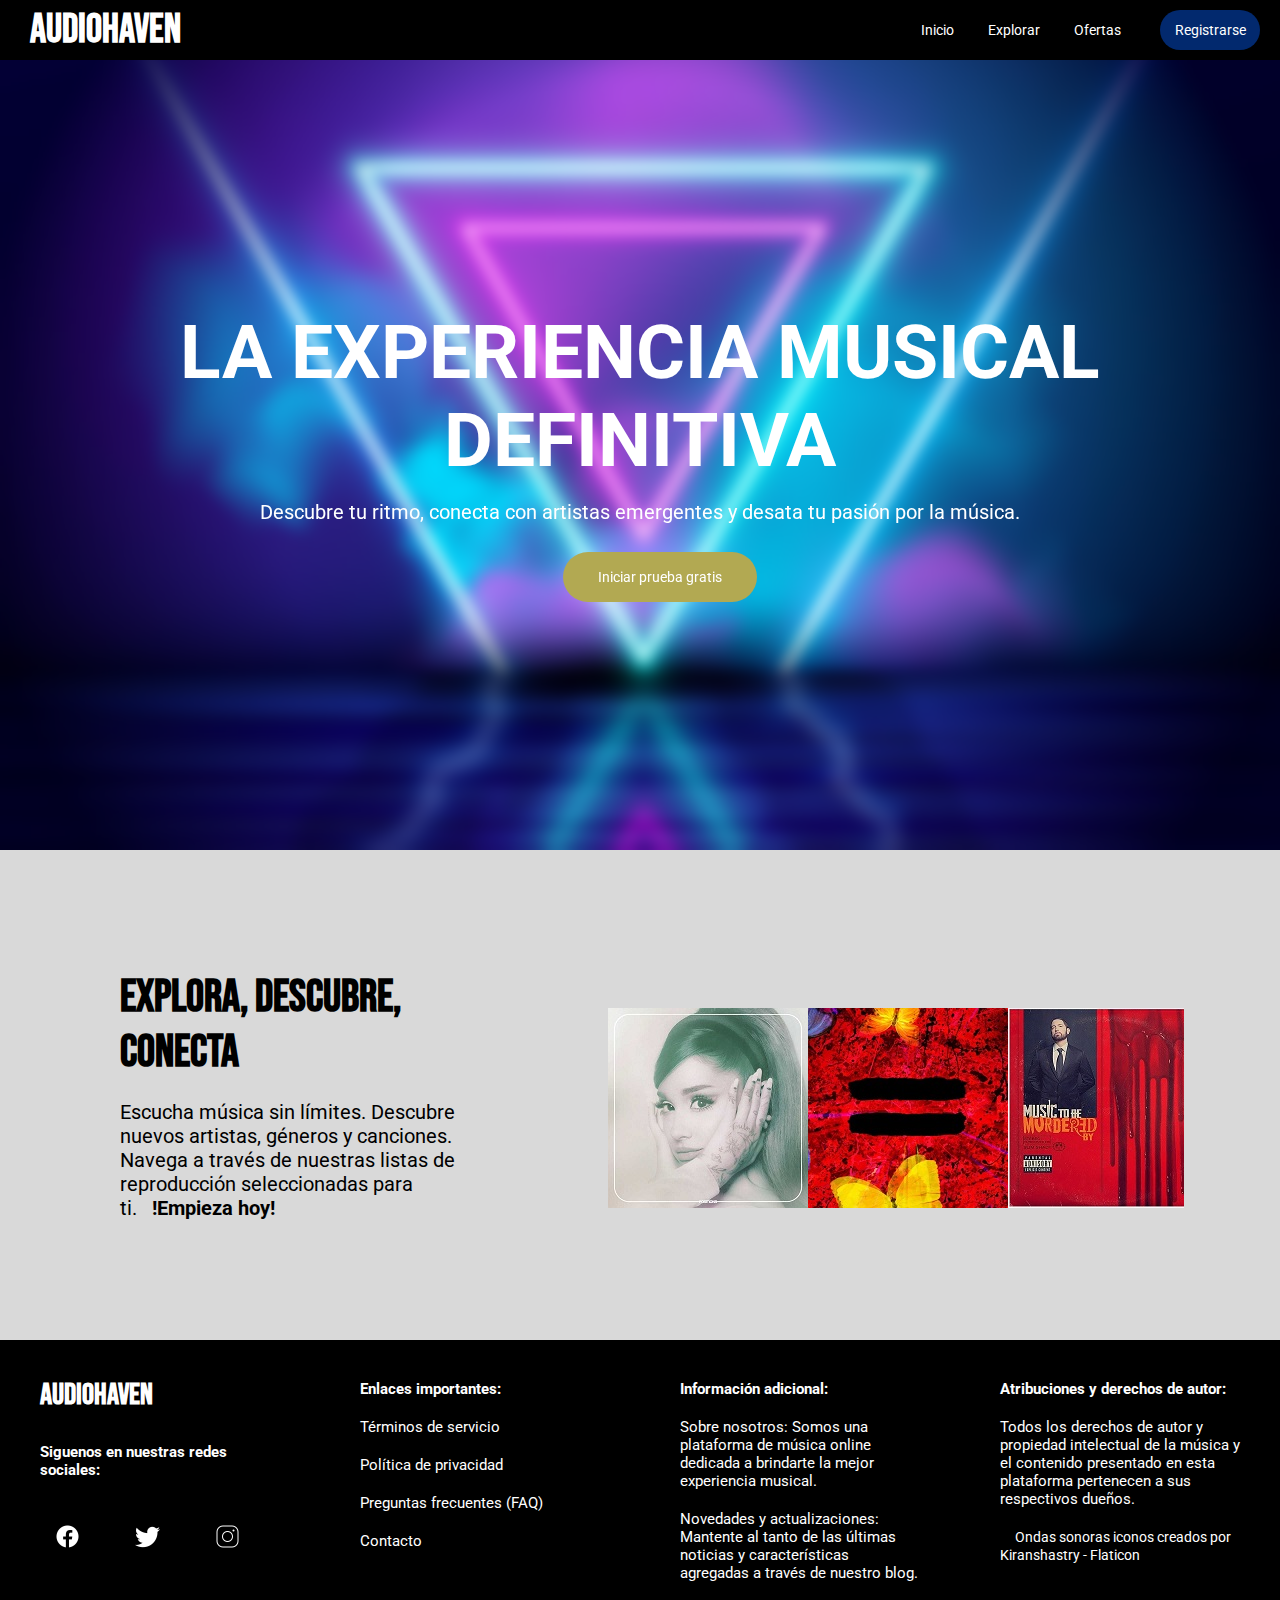
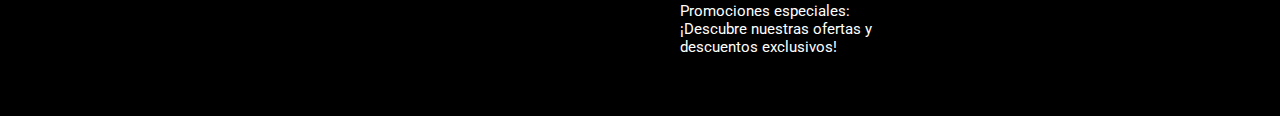
<file: index.html>
<!DOCTYPE html>
<html lang="es">
<head>
    <meta charset="UTF-8">
    <meta name="viewport" content="width=device-width, initial-scale=1.0">
    <title>AUDIOHAVEN</title>
    <link rel="stylesheet" href="css/estilos.css">
    <link rel="icon" href="Recursos/iconos/ondas-sonoras.png" type="image/x-icon">
</head>
<body>
    <header>
        <nav>
            <a href="index.html" class="logo">
                <h1>AUDIOHAVEN</h1>
            </a>
            <div class="menu">
                    <a class="nav-bar" href="index.html">Inicio</a>
                    <a class="nav-bar" href="html/explorar.html">Explorar</a>
                    <a class="nav-bar" href="html/ofertas.html">Ofertas</a>
                    <button class="suscripcion"><a href="html/suscribirme.html">Registrarse</a></button>
            </div>
        </nav>
    </header>
    
    <main>
        <section class="principal">
            <div class="titulo-container"><h2>La experiencia musical definitiva</h2></div>
            <div class="subtitulo-container"><p>Descubre tu ritmo, conecta con artistas emergentes y desata tu pasión por la música.</p></div> 
            <div class="btn-container"><button class="btn-pruebaGratis"><a href="html/suscribirme.html">Iniciar prueba gratis</a></button></div>
        </section>

        <section class="secundario">
            <div class="secundario-container">
                <h2>Explora, descubre, conecta</h2>
                <p>Escucha música sin límites. Descubre nuevos artistas, géneros y canciones. Navega a través de nuestras listas de reproducción seleccionadas para ti.<a href="#">!Empieza hoy!</a></p>
            </div>

            <div class="slider">
                <div class="slide-track">
                    <div class="slide">
                        <img src="Recursos/artistas/ariana-grande.jpg" alt="ariana-grande">
                    </div>
                    <div class="slide">
                        <img src="Recursos/artistas/ed-sheeran.jpg" alt="ed-sheeran">
                    </div>
                    <div class="slide">
                        <img src="Recursos/artistas/eminem.jpg" alt="eminem">
                    </div>
                    <div class="slide">
                        <img src="Recursos/artistas/harry-styles.jpg" alt="harry-styles">
                    </div>
                    <div class="slide">
                        <img src="Recursos/artistas/imagine-dragons.jpg" alt="imagine-dragons">
                    </div>
                    <div class="slide">
                        <img src="Recursos/artistas/Miley_Cyrus_-_Endless_Summer_Vacation.png" alt="miley-cyrus">
                    </div>
                    <div class="slide">
                        <img src="Recursos/artistas/rihanna.jpg" alt="rihanna">
                    </div>
                    <div class="slide">
                        <img src="Recursos/artistas/taylor-swift-midnightsjpeg.jpg" alt="taylor-swift">
                    </div>
                    <div class="slide">
                        <img src="Recursos/artistas/the-weeknd.jpg" alt="the-weeknd">
                    </div>

                    <div class="slide">
                        <img src="Recursos/artistas/ariana-grande.jpg" alt="ariana-grande">
                    </div>
                    <div class="slide">
                        <img src="Recursos/artistas/ed-sheeran.jpg" alt="ed-sheeran">
                    </div>
                    <div class="slide">
                        <img src="Recursos/artistas/eminem.jpg" alt="eminem">
                    </div>
                    <div class="slide">
                        <img src="Recursos/artistas/harry-styles.jpg" alt="harry-styles">
                    </div>
                    <div class="slide">
                        <img src="Recursos/artistas/imagine-dragons.jpg" alt="imagine-dragons">
                    </div>
                    <div class="slide">
                        <img src="Recursos/artistas/Miley_Cyrus_-_Endless_Summer_Vacation.png" alt="miley-cyrus">
                    </div>
                    <div class="slide">
                        <img src="Recursos/artistas/rihanna.jpg" alt="rihanna">
                    </div>
                    <div class="slide">
                        <img src="Recursos/artistas/taylor-swift-midnightsjpeg.jpg" alt="taylor-swift">
                    </div>
                    <div class="slide">
                        <img src="Recursos/artistas/the-weeknd.jpg" alt="the-weeknd">
                </div>
            </div>
            
        </section>
    </main>


    <footer>
        <div class="container">
            <h1>AUDIOHAVEN</h1>
            <p>Siguenos en nuestras redes sociales:</p>
            <div class="redes">
                <a href="https://es-la.facebook.com" target="_blanks"><img src="Recursos/iconos/facebook-icono.png" alt="facebook"></a>
                <a href="https://twitter.com" target="_blank"><img src="Recursos/iconos/twitter-icono.png" alt="twitter"></a>
                <a href="https://www.instagram.com" target="_blank"><img src="Recursos/iconos/instagram-icono.png" alt="instagram"> </a>
            </div>
           
        </div>
        
        <div class="container">
            <p>Enlaces importantes:</p>
            <ul>
                <li>Términos de servicio</li>
                <li>Política de privacidad</li>
                <li>Preguntas frecuentes (FAQ)</li>
                <li>Contacto</li>
            </ul>
        </div>
       
        <div class="container">
            <p>Información adicional:</p>
            <ul>
                <li>Sobre nosotros: Somos una plataforma de música online dedicada a brindarte la mejor experiencia musical.</li>
                <li>Novedades y actualizaciones: Mantente al tanto de las últimas noticias y características agregadas a través de nuestro blog.</li>
                <li>Promociones especiales: ¡Descubre nuestras ofertas y descuentos exclusivos!</li>
            </ul>
        </div>
        
        <diva class="container">
            <p>Atribuciones y derechos de autor:</p>
            <ul>
                <li>Todos los derechos de autor y propiedad intelectual de la música y el contenido presentado en esta plataforma pertenecen a sus respectivos dueños.</li>
                <a href="https://www.flaticon.es/iconos-gratis/ondas-sonoras" title="ondas sonoras iconos">Ondas sonoras iconos creados por Kiranshastry - Flaticon</a>
             
            </ul>
        </div>

    </footer>
</body>
</html>
</file>
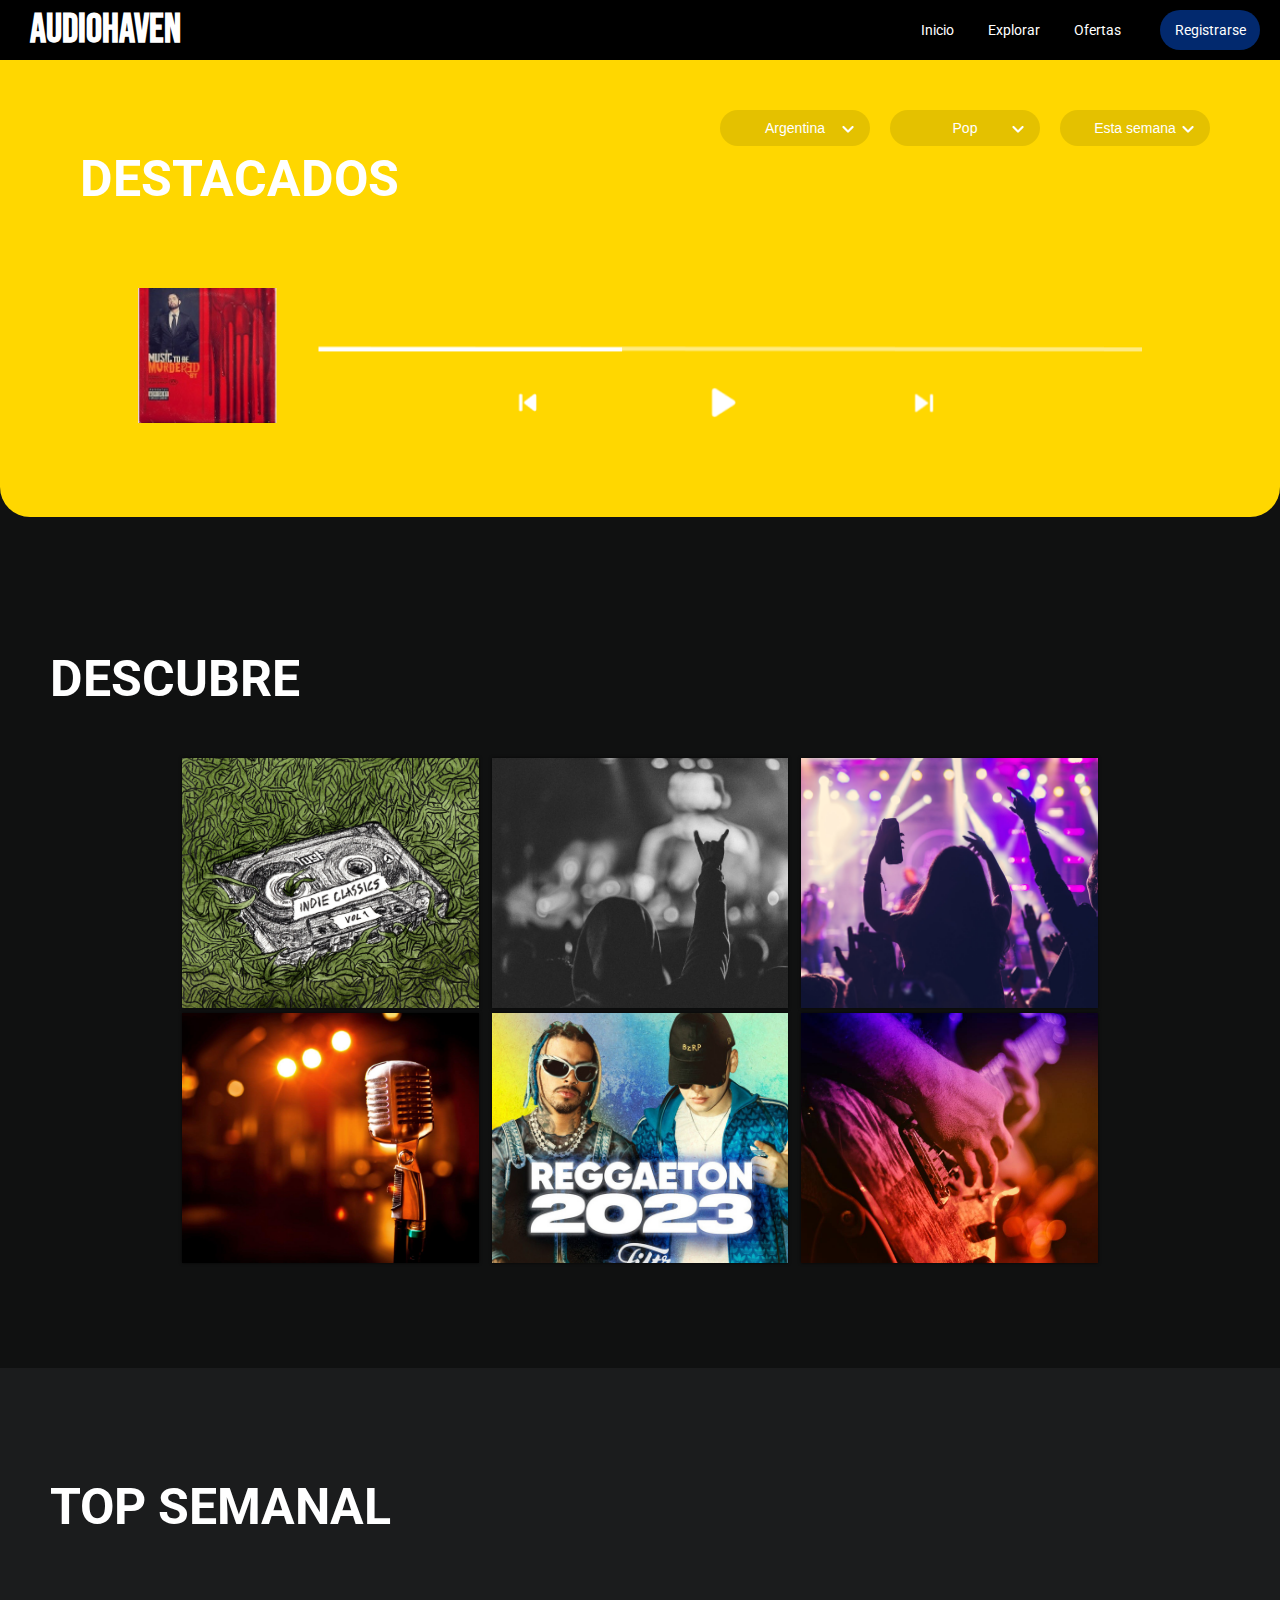
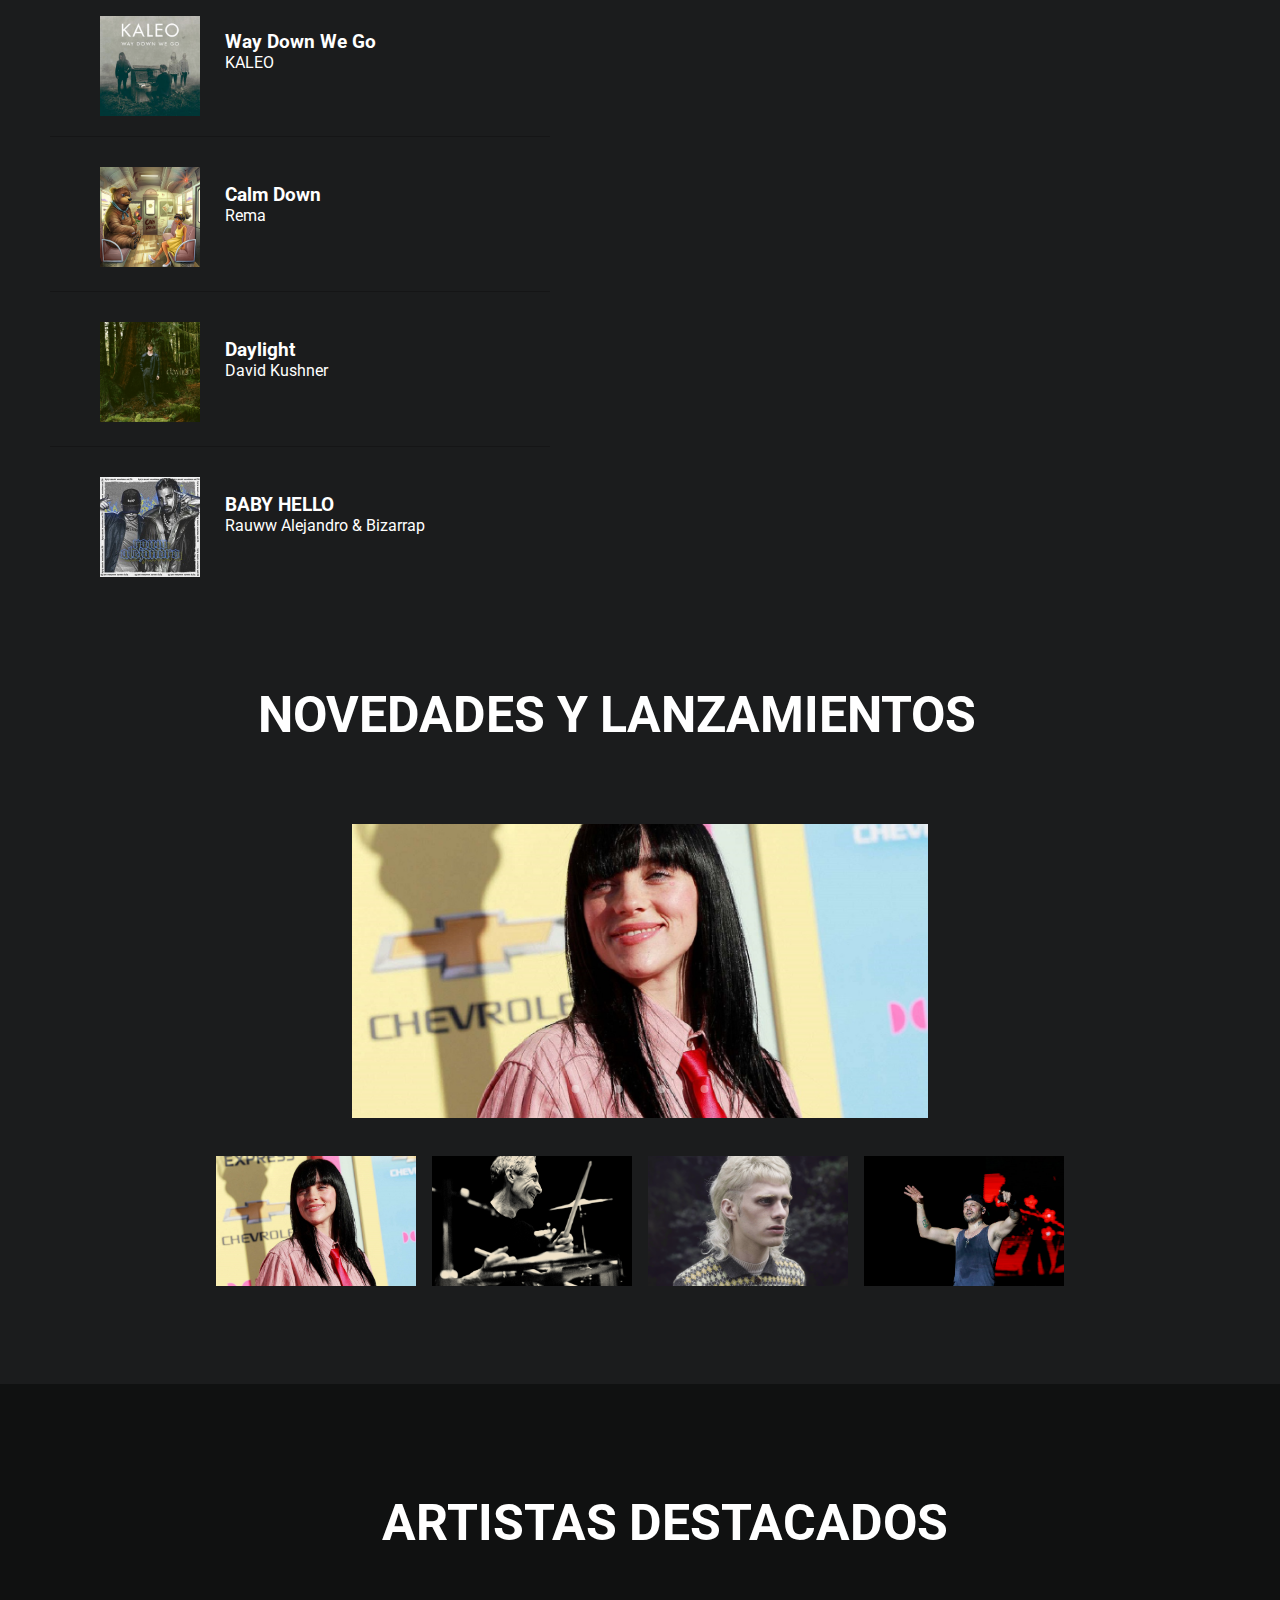
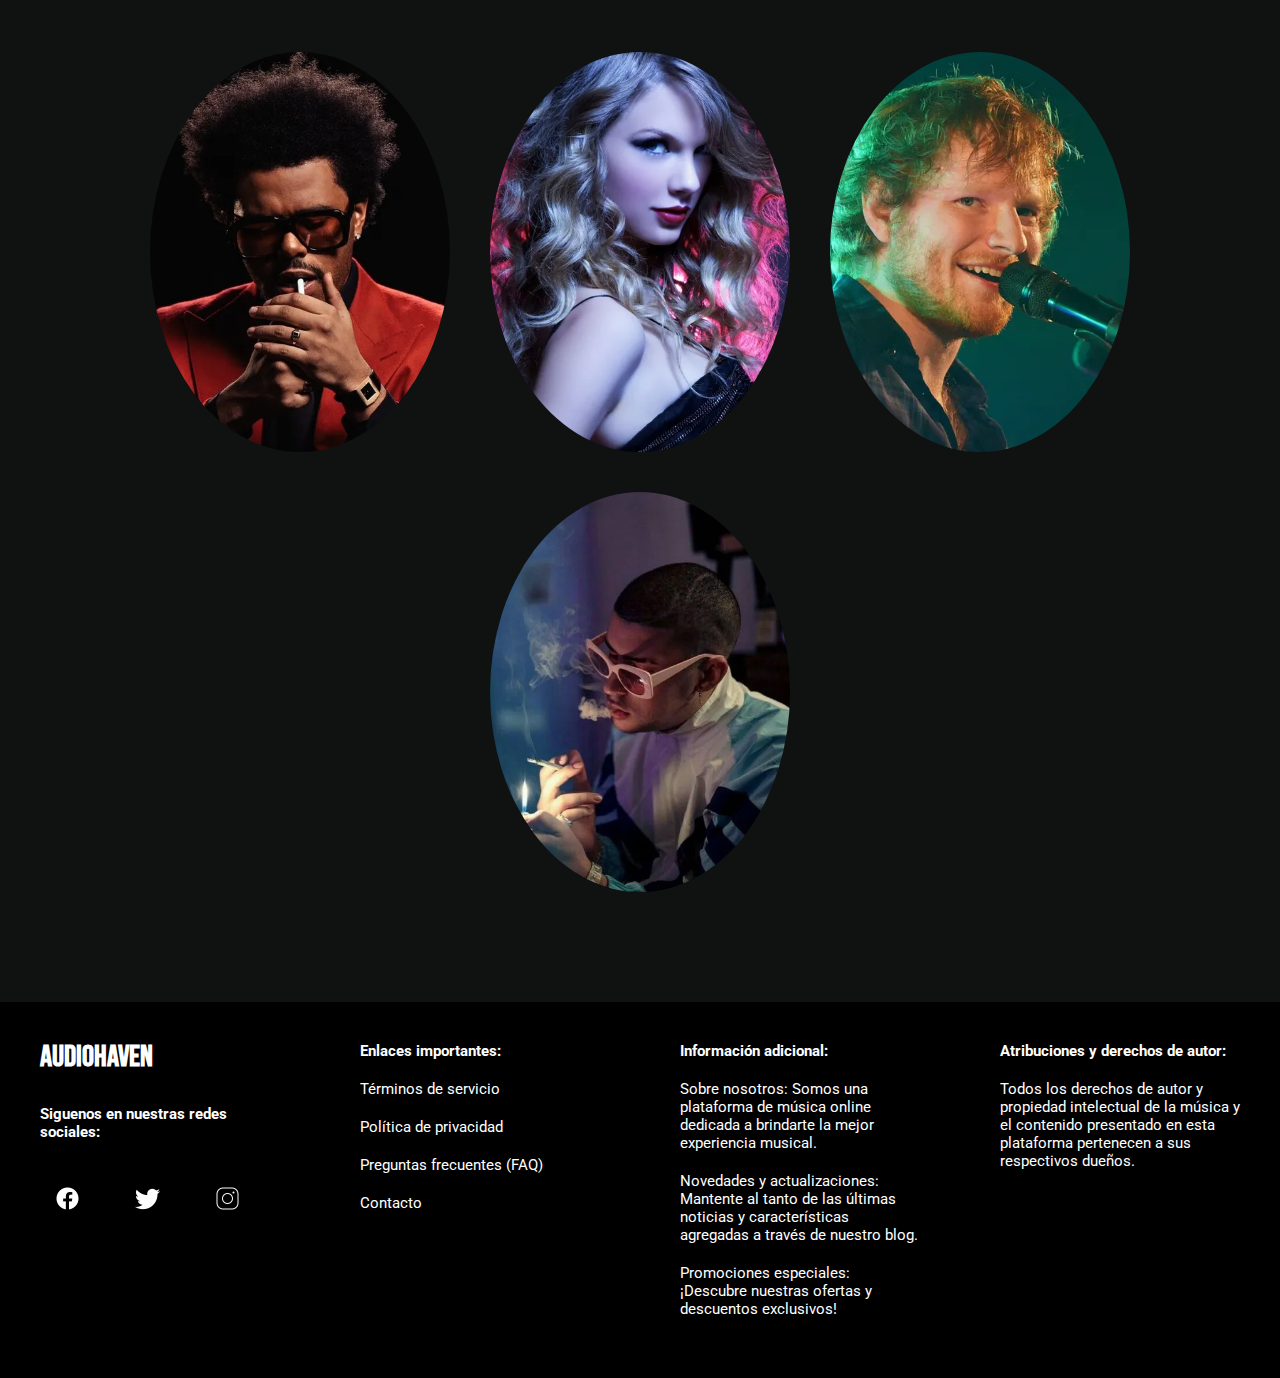
<file: html/explorar.html>
<!DOCTYPE html>
<html lang="es">
<head>
    <meta charset="UTF-8">
    <meta name="viewport" content="width=device-width, initial-scale=1.0">
    <title>AUDIOHAVEN</title>
    <link rel="stylesheet" href="../css/estilos.css">
    <link rel="stylesheet" href="../css/explorar.css">
    <link rel="icon" href="../Recursos/iconos/ondas-sonoras.png" type="image/x-icon">
</head>
<body>
    <header>
        <nav>
            <a href="../index.html" class="logo">
                <h1>AUDIOHAVEN</h1>
            </a>
            <div class="menu">
                    <a class="nav-bar" href="../index.html">Inicio</a>
                    <a class="nav-bar" href="explorar.html">Explorar</a>
                    <a class="nav-bar" href="ofertas.html">Ofertas</a>
                    <button class="suscripcion"><a href="suscribirme.html">Registrarse</a></button>
            </div>
        </nav>
        <div class="contenedor">
            <div class="destacados">
                <div class="titulo">
                    <h2>destacados</h2>
                </div>
                <div class="filtro-busqueda">
                    <div class="seleccion">
                        <select name="pais" id="pais">
                            <option value="arrgentina">Argentina</option>
                            <option value="chile">Chile</option>
                            <option value="mexico">Mexico</option>
                            <option value="uruguay">Uruguay</option>
                        </select>
                    </div>
                    <div class="seleccion">
                        <select name="genero" id="genero">
                            <option value="pop">Pop</option>
                            <option value="rock">Rock</option>
                            <option value="reggaeton">Reggaeton</option>
                            <option value="indie">Indie</option>
                            <option value="r&b">R&B</option>
                            <option value="metal">Metal</option>
                        </select>
                    </div>
                    <div class="seleccion">
                        <select name="periodo" id="periodo">
                            <option>Esta semana</option>
                            <option>Ultimo mes</option>
                            <option>Este año</option>
                        </select>
                    </div>
                </div>
            </div>
            <div class="multimedia">
                <div class="imagen">
                    <img src="../Recursos/iconos/reproductor.png" alt="reproductor-imagen">
                </div>
                
                
            </div>
        </div>
        
    </header>

    <main>

            <div class="galeria">
                <h2>Descubre</h2>
                <div class="contenedor-imagenes">
                    <div class="imagen">
                        <img src="../Recursos/generos musicales/LostIndieClassicsVol1.2.jpg" alt="indie">
                        <div class="overlay"><p>indie</p></div>
                    </div>
                    <div class="imagen">
                        <img src="../Recursos/generos musicales/metal.jpg" alt="metal">
                        <div class="overlay"><p>metal</p></div>
                    </div>
                    <div class="imagen">
                        <img src="../Recursos/generos musicales/Pop-Music-Chart-Day.jpg" alt="pop">
                        <div class="overlay"><p>pop</p></div>
                    </div>
                    <div class="imagen">
                        <img src="../Recursos/generos musicales/Rb-music.jpg" alt="r&b">
                        <div class="overlay"><p>r&b</p></div>
                    </div>
                    <div class="imagen">
                        <img src="../Recursos/generos musicales/regaeton.jpeg" alt="reggaeton">
                        <div class="overlay"><p>reggaeton</p></div>
                    </div>
                    <div class="imagen">
                        <img src="../Recursos/generos musicales/rock.jpg" alt="rock">
                        <div class="overlay"><p>rock</p></div>
                    </div>
                </div>

            </div>

            
        <section class="seccion-1">
            
            <div>
                <div class="top">
                    <h2>top semanal</h2>
                </div>
                    <div class="scroll-div">
                        <div class="scroll-obj">
                            <div class="elemento">
                                <img src="../Recursos/artistas/top 10/KaleoWayDownWeGo.jpg" alt="KaleoWayDownWeGo">
                                <div>
                                    <h3>Way Down We Go</h3>
                                    <p>KALEO</p>
                                </div>
                            </div>

                            <div class="elemento">
                                <div><img src="../Recursos/artistas/top 10/Rema_-_Calm_Down.png" alt="Rema_-_Calm_Down"></div>
                                <div>
                                    <h3>Calm Down</h3>
                                    <p>Rema</p>
                                </div>
                            </div>

                            <div class="elemento">
                                <div><img src="../Recursos/artistas/top 10/David_Kushner-_Daylight.png" alt="David_Kushner-_Daylight"></div>
                                <div>
                                    <h3>Daylight</h3>
                                    <p>David Kushner</p>
                                </div>
                            </div>

                            <div class="elemento">
                                <div><img src="../Recursos/artistas/top 10/baby-hello.jpeg" alt="baby-hello"></div>
                                <div>
                                    <h3>BABY HELLO</h3>
                                    <p>Rauww Alejandro & Bizarrap</p>
                                </div>
                            </div>

                            <div class="elemento">
                                <div><img src="../Recursos/artistas/top 10/another love.jpg" alt="another-love"></div>
                                <div>
                                    <h3>Another Love</h3>
                                    <p>Tom Odell</p>
                                </div>
                            </div>

                            <div class="elemento">
                                <div><img src="../Recursos/artistas/top 10/peso pluma.jpg" alt="peso-pluma"></div>
                                <div>
                                    <h3>Ella Baila Sola</h3>
                                    <p>Eslabon Armado & Peso Pluma</p>
                                </div>
                            </div>

                            <div class="elemento">
                                <div><img src="../Recursos/artistas/top 10/julieta.jpg" alt="julieta"></div>
                                <div>
                                    <h3>Julieta</h3>
                                    <p>LATIN MAFIA</p>
                                </div>
                            </div>

                            <div class="elemento">
                                <div><img src="../Recursos/artistas/top 10/oasis.jpg" alt="oasis"></div>
                                <div>
                                    <h3>Stop Crying Your Heart Out</h3>
                                    <p>Oasis</p>
                                </div>
                            </div>

                            <div class="elemento">
                                <div><img src="../Recursos/artistas/top 10/Jain_Cover_Album.jpg" alt="jain-makeba"></div>
                                <div>
                                    <h3>Makeba</h3>
                                    <p>Jain</p>
                                </div>
                            </div>

                            <div class="elemento">
                                <div><img src="../Recursos/artistas/top 10/lala.jpg" alt="lala"></div>
                                <div>
                                    <h3>LALA</h3>
                                    <p>Myke Towers</p>
                                </div>
                            </div>
                        </div>
                    </div>
            </div>
        </div>

        <div class="slider-container">
            <h2>novedades y lanzamientos</h2>
            <div class="slider-wrapper">
                <div class="slider">
                    <img id="s-1" src="../Recursos/novedades/Billie-Eilish.jpg" alt="Billie-Eilish">
                    <img id="s-2" src="../Recursos/novedades/Charlie-Watts-x-Anton-Corbjin.jpg" alt="Charlie-Watts-x-Anton-Corbjin">
                    <img id="s-3" src="../Recursos/novedades/dease.png" alt="dease">
                    <img id="s-4" src="../Recursos/novedades/Residente-se-lanza-contra-Cosculluela-en-Bajo-y-Bateria.jpg" alt="Residente">
                </div>
                <div class="slider-nav">
                    <a href="#s-1"></a>
                    <a href="#s-2"></a>
                    <a href="#s-3"></a>
                    <a href="#s-4"></a>
                </div>
            </div>
            <div class="miniaturas">
                    <div><img src="../Recursos/novedades/Billie-Eilish.jpg" alt="Billie-Eilish"></div>
                    <div><img src="../Recursos/novedades/Charlie-Watts-x-Anton-Corbjin.jpg" alt="Charlie-Watts-x-Anton-Corbjin"></div>
                    <div><img src="../Recursos/novedades/dease.png" alt="dease"></div>
                    <div><img src="../Recursos/novedades/Residente-se-lanza-contra-Cosculluela-en-Bajo-y-Bateria.jpg" alt="Residente-se-lanza-contra-Cosculluela-en-Bajo-y-Bateria"></div>
    
            </div>
        </div>
        </section>

        <section class="seccion-2">
            <h2>artistas destacados</h2>
            <div class="img-container">
                <div><img src="../Recursos/destacados/the weeknd.jpg" alt="the weeknd"></div>
                <div><img src="../Recursos/destacados/taylor swift.jpg" alt="taylor swift"></div>
                <div><img src="../Recursos/destacados/ed sheeran.jpg" alt="ed sheeran"></div>
                <div><img src="../Recursos/destacados/bad bunny.jpg" alt="bad bunny"></div>
            </div>
        </section>
    </main>

    <footer>
        <div class="container">
            <h1>AUDIOHAVEN</h1>
            <p>Siguenos en nuestras redes sociales:</p>
            <div class="redes">
                <a href="https://es-la.facebook.com" target="_blanks"><img src="../Recursos/iconos/facebook-icono.png" alt="facebook"></a>
                <a href="https://twitter.com" target="_blank"><img src="../Recursos/iconos/twitter-icono.png" alt="twitter"></a>
                <a href="https://www.instagram.com" target="_blank"><img src="../Recursos/iconos/instagram-icono.png" alt="instagram"> </a>
            </div>
           
        </div>
        
        <div class="container">
            <p>Enlaces importantes:</p>
            <ul>
                <li>Términos de servicio</li>
                <li>Política de privacidad</li>
                <li>Preguntas frecuentes (FAQ)</li>
                <li>Contacto</li>
            </ul>
        </div>
       
        <div class="container">
            <p>Información adicional:</p>
            <ul>
                <li>Sobre nosotros: Somos una plataforma de música online dedicada a brindarte la mejor experiencia musical.</li>
                <li>Novedades y actualizaciones: Mantente al tanto de las últimas noticias y características agregadas a través de nuestro blog.</li>
                <li>Promociones especiales: ¡Descubre nuestras ofertas y descuentos exclusivos!</li>
            </ul>
        </div>
        
        <div class="container">
            <p>Atribuciones y derechos de autor:</p>
            <ul>
                <li>Todos los derechos de autor y propiedad intelectual de la música y el contenido presentado en esta plataforma pertenecen a sus respectivos dueños.</li>
             
            </ul>
        </div>
    
    </footer>
</body>
</html>
</file>
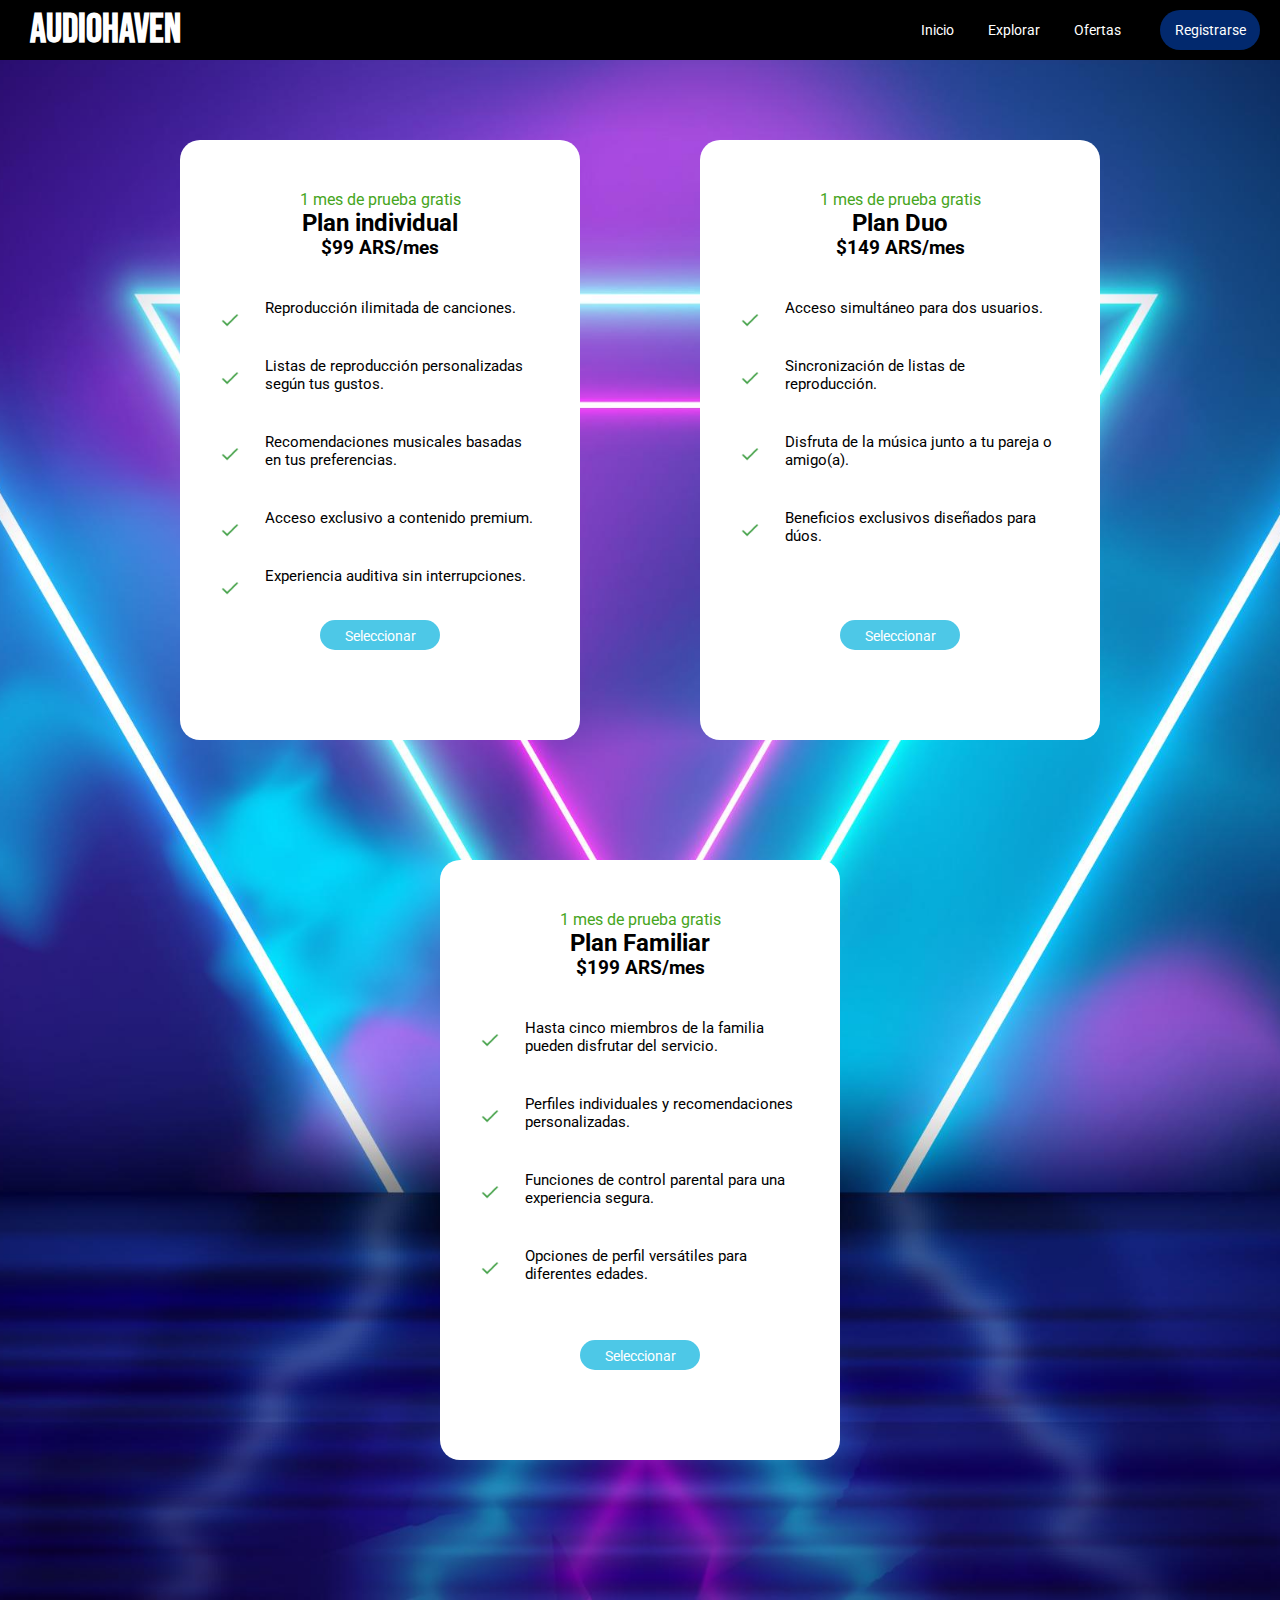
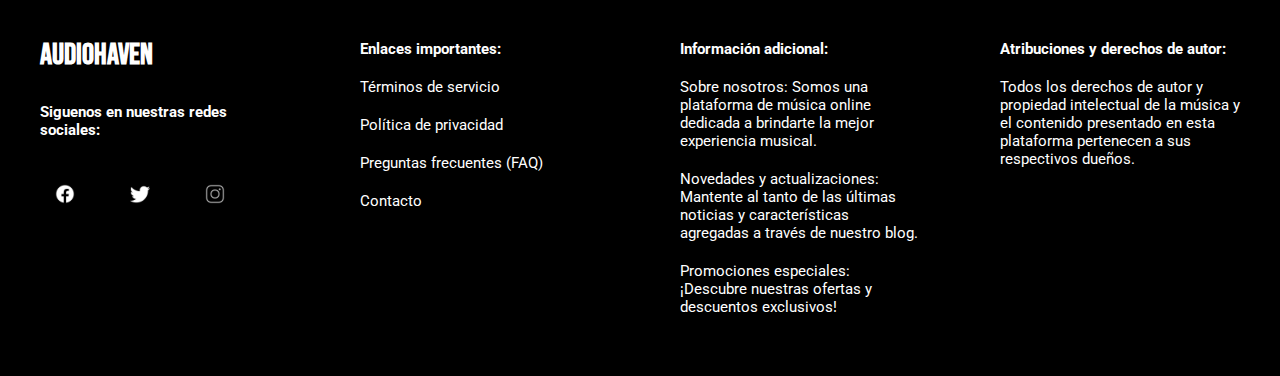
<file: html/ofertas.html>
<!DOCTYPE html>
<html lang="es">
<head>
    <meta charset="UTF-8">
    <meta name="viewport" content="width=device-width, initial-scale=1.0">
    <link rel="stylesheet" href="../css/estilos.css">
    <link rel="stylesheet" href="../css/ofertas.css">
    <link rel="icon" href="../Recursos/iconos/ondas-sonoras.png" type="image/x-icon">
    <title>AUDIOHAVEN</title>
</head>
<body>
    <header>
        <nav>
            <a href="../index.html" class="logo">
                <h1>AUDIOHAVEN</h1>
            </a>
            <div class="menu">
                    <a class="nav-bar" href="../index.html">Inicio</a>
                    <a class="nav-bar" href="explorar.html">Explorar</a>
                    <a class="nav-bar" href="ofertas.html">Ofertas</a>
                    <button class="suscripcion"><a href="suscribirme.html">Registrarse</a></button>
            </div>
        </nav>
    </header>
        
    <div class="main">
         <div class="container-div" id="container-div">
            <p>1 mes de prueba gratis</p>
            <h2>Plan individual</h2>
            <h3>$99 ARS/mes</h3>
            <ul>
                <div><img src="../Recursos/iconos/icons8-marca-de-verificación-48.png" alt=""><li>Reproducción ilimitada de canciones.</li></div>
                <div><img src="../Recursos/iconos/icons8-marca-de-verificación-48.png" alt=""><li>Listas de reproducción personalizadas según tus gustos.</li></div>
                <div><img src="../Recursos/iconos/icons8-marca-de-verificación-48.png" alt=""><li>Recomendaciones musicales basadas en tus preferencias.</li></div>
                <div><img src="../Recursos/iconos/icons8-marca-de-verificación-48.png" alt=""><li>Acceso exclusivo a contenido premium.</li></div>
                <div><img src="../Recursos/iconos/icons8-marca-de-verificación-48.png" alt=""><li>Experiencia auditiva sin interrupciones.</li></div>
            </ul>
            <button class="seleccionar"><a href="suscribirme.html">Seleccionar</a></button>
         </div>   

         <div class="container-div" id="container-div">
            <p>1 mes de prueba gratis</p>
            <h2>Plan Duo</h2>
            <h3>$149 ARS/mes</h3>
            <ul>
                <div><img src="../Recursos/iconos/icons8-marca-de-verificación-48.png" alt=""><li>Acceso simultáneo para dos usuarios.</li></div>
                <div><img src="../Recursos/iconos/icons8-marca-de-verificación-48.png" alt=""><li>Sincronización de listas de reproducción.</li></div>
                <div><img src="../Recursos/iconos/icons8-marca-de-verificación-48.png" alt=""><li>Disfruta de la música junto a tu pareja o amigo(a).</li></div>
                <div><img src="../Recursos/iconos/icons8-marca-de-verificación-48.png" alt=""><li>Beneficios exclusivos diseñados para dúos.</li></div>
            </ul>
            
            <button class="seleccionar"><a href="suscribirme.html">Seleccionar</a></button>
         </div>  

         <div class="container-div" id="container-div">
            <p>1 mes de prueba gratis</p>
            <h2>Plan Familiar</h2>
            <h3>$199 ARS/mes</h3>
            <ul>
                <div><img src="../Recursos/iconos/icons8-marca-de-verificación-48.png" alt=""><li>Hasta cinco miembros de la familia pueden disfrutar del servicio.</li></div>
                <div><img src="../Recursos/iconos/icons8-marca-de-verificación-48.png" alt=""><li>Perfiles individuales y recomendaciones personalizadas.</li></div>
                <div><img src="../Recursos/iconos/icons8-marca-de-verificación-48.png" alt=""><li>Funciones de control parental para una experiencia segura.</li></div>
                <div><img src="../Recursos/iconos/icons8-marca-de-verificación-48.png" alt=""><li>Opciones de perfil versátiles para diferentes edades.</li></div>
                


            </ul>
            <button class="seleccionar"><a href="suscribirme.html">Seleccionar</a></button>
         </div>  

    </div>

    <footer>
        <div class="container">
            <h1>AUDIOHAVEN</h1>
            <p>Siguenos en nuestras redes sociales:</p>
            <div class="redes">
                <a href="https://es-la.facebook.com" target="_blanks"><img src="../Recursos/iconos/facebook-icono.png" alt="facebook"></a>
                <a href="https://twitter.com" target="_blank"><img src="../Recursos/iconos/twitter-icono.png" alt="twitter"></a>
                <a href="https://www.instagram.com" target="_blank"><img src="../Recursos/iconos/instagram-icono.png" alt="instagram"> </a>
            </div>
           
        </div>
        
        <div class="container">
            <p>Enlaces importantes:</p>
            <ul>
                <li>Términos de servicio</li>
                <li>Política de privacidad</li>
                <li>Preguntas frecuentes (FAQ)</li>
                <li>Contacto</li>
            </ul>
        </div>
       
        <div class="container">
            <p>Información adicional:</p>
            <ul>
                <li>Sobre nosotros: Somos una plataforma de música online dedicada a brindarte la mejor experiencia musical.</li>
                <li>Novedades y actualizaciones: Mantente al tanto de las últimas noticias y características agregadas a través de nuestro blog.</li>
                <li>Promociones especiales: ¡Descubre nuestras ofertas y descuentos exclusivos!</li>
            </ul>
        </div>
        
        <diva class="container">
            <p>Atribuciones y derechos de autor:</p>
            <ul>
                <li>Todos los derechos de autor y propiedad intelectual de la música y el contenido presentado en esta plataforma pertenecen a sus respectivos dueños.</li>
              
            </ul>
        </div>
    
    </footer>
</body>
</html>
</file>
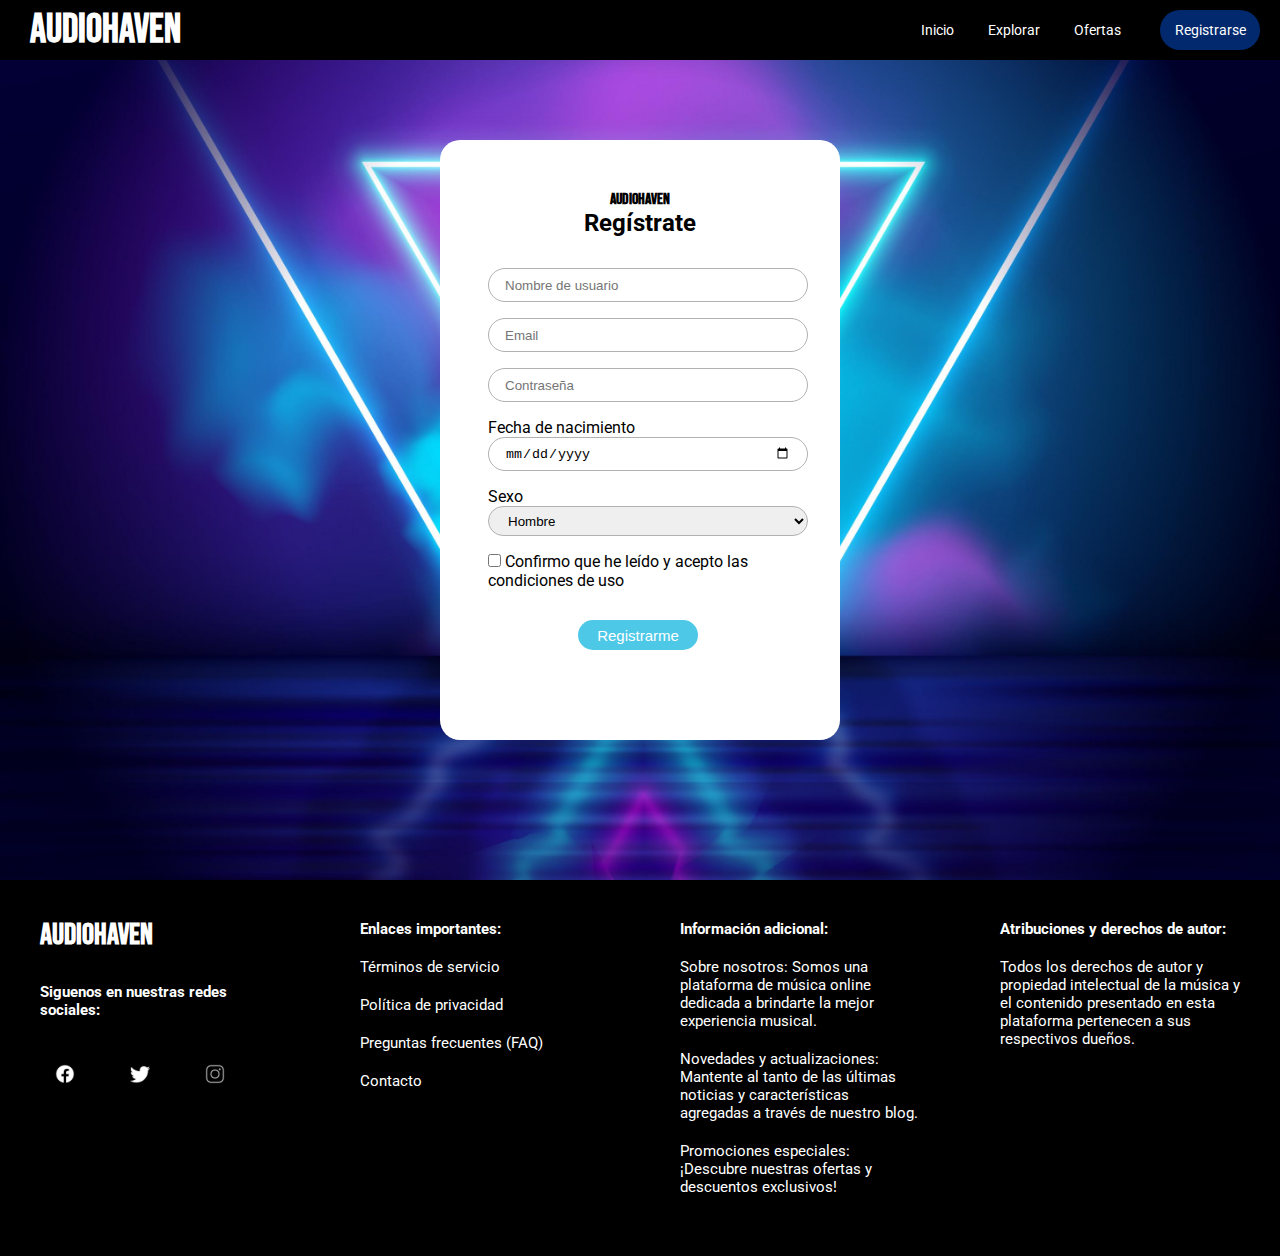
<file: html/suscribirme.html>
<!DOCTYPE html>
<html lang="es">
<head>
    <meta charset="UTF-8">
    <meta name="viewport" content="width=device-width, initial-scale=1.0">
    <title>AUDIOHAVEN</title>
    <link rel="stylesheet" href="../css/estilos.css">
    <link rel="stylesheet" href="../css/ofertas.css">
    <link rel="stylesheet" href="../css/suscripcion.css">
    <link rel="icon" href="../Recursos/iconos/ondas-sonoras.png" type="image/x-icon">
</head>
<body>
    <header>
        <nav>
            <a href="index.html" class="logo">
                <h1>AUDIOHAVEN</h1>
            </a>
            <div class="menu">
                    <a class="nav-bar" href="../index.html">Inicio</a>
                    <a class="nav-bar" href="explorar.html">Explorar</a>
                    <a class="nav-bar" href="ofertas.html">Ofertas</a>
                    <button class="suscripcion"><a href="#">Registrarse</a></button>
            </div>
        </nav>
    </header>
    <main class="main">
        <div class="container-div">
            <form action="">
                <div class="titulo">
                    <h4>AUDIOHAVEN</h4>
                    <h2>Regístrate</h2>
                </div>
                <div>
                    <input type="text" id="nombre" required placeholder="Nombre de usuario">
                </div>
                <div>
                    <input type="email" id="email" required placeholder="Email">
                </div>
                <div>
                    <input type="password" id="contraseña" required placeholder="Contraseña">
                </div>
                <div>
                    <label for="fecha-nacimiento">Fecha de nacimiento</label>
                    <input type="date" id="fecha-nacimiento">
                </div>
                <div>
                    <label for="sexo">Sexo</label>
                    <select id="sexo">
                        <option value="hombre" id="opcion">Hombre</option>
                        <option value="mujer">Mujer</option>
                        <option value="otro">Otro</option>
                    </select>
                </div>
                <div>
                    <input type="checkbox" id="confirmacion" name="confirmacion" required>
                    <label for="confirmacion">Confirmo que he leído y acepto las condiciones de uso</label>
                </div>

                <div class="btn-container"><button class="seleccionar">Registrarme</button></div>
            </form>
        </div>
        
    </main>
    <footer>
        <div class="container">
            <h1>AUDIOHAVEN</h1>
            <p>Siguenos en nuestras redes sociales:</p>
            <div class="redes">
                <a href="https://es-la.facebook.com" target="_blanks"><img src="../Recursos/iconos/facebook-icono.png" alt="facebook"></a>
                <a href="https://twitter.com" target="_blank"><img src="../Recursos/iconos/twitter-icono.png" alt="twitter"></a>
                <a href="https://www.instagram.com" target="_blank"><img src="../Recursos/iconos/instagram-icono.png" alt="instagram"> </a>
            </div>
           
        </div>
        
        <div class="container">
            <p>Enlaces importantes:</p>
            <ul>
                <li>Términos de servicio</li>
                <li>Política de privacidad</li>
                <li>Preguntas frecuentes (FAQ)</li>
                <li>Contacto</li>
            </ul>
        </div>
       
        <div class="container">
            <p>Información adicional:</p>
            <ul>
                <li>Sobre nosotros: Somos una plataforma de música online dedicada a brindarte la mejor experiencia musical.</li>
                <li>Novedades y actualizaciones: Mantente al tanto de las últimas noticias y características agregadas a través de nuestro blog.</li>
                <li>Promociones especiales: ¡Descubre nuestras ofertas y descuentos exclusivos!</li>
            </ul>
        </div>
        
        <div class="container">
            <p>Atribuciones y derechos de autor:</p>
            <ul>
                <li>Todos los derechos de autor y propiedad intelectual de la música y el contenido presentado en esta plataforma pertenecen a sus respectivos dueños.</li>
             
            </ul>
        </div>
    
    </footer>
</body>
</html>
</file>
<file: css/estilos.css>
@import url('https://fonts.googleapis.com/css2?family=Bebas+Neue&family=Roboto:wght@400;700&display=swap');

*{
    margin: 0;
    padding: 0;
    box-sizing: border-box;
}

h1{
    font-family: 'Bebas Neue', sans-serif;
    color: #fff;
    font-size: 40px;
}

h2, h3, p, li, a, label{
    font-family: 'Roboto', sans-serif;
}

h4{
    font-family: 'Bebas Neue', sans-serif; 
}

nav h1{
    padding: 15px;
}

nav{
    display: flex;
    justify-content: space-between;
    background-color: rgba(0, 0, 0);
    height: 60px;
    align-items: center;
    position: fixed;
    width: 100%;
    z-index: 1;

}

a{
    text-decoration: none;
    margin: 15px;
    color: #fff;
    font-size: 14px;

}

.nav-bar:hover{
    font-weight: 700;
}

.suscripcion,
.btn-pruebaGratis{
    height: 40px;
    width: 100px;
    border: none;
    border-radius: 25px;
    background-color:#02296E;
    color: #fff;
    margin: 20px;
}

.suscripcion:hover{
    background-color: #023896;
    cursor: pointer;
    font-weight: 700;
}

main{
    background: url(../Recursos/fondo/neon-bg.jpg);
    background-position: center top;
    background-repeat: no-repeat;
    background-size: cover;
    background-attachment: fixed;
}

.principal{
    background: transparent;
    backdrop-filter: blur(7px);
    display: flex;
    flex-direction: column;
    text-align: center;
    align-items: center;
    height: 850px;
    padding-top: 300px;
    
}

.titulo-container,
.subtitulo-container{
    margin: 8px;
    color: #fff;
    display: flex;
    justify-content: center;

}

.titulo-container{
    font-size: 50px;
    text-transform: uppercase;
}

.subtitulo-container{
    font-size: 20px;
}

.btn-pruebaGratis{
    width: 100%;
    max-width: 200px;
    height: 50px;
    background-color: #B2A952;
    font-size: 17px;
}

.btn-pruebaGratis:hover{
    background-color: #c4b95a;
    cursor: pointer;
    font-weight: 700;
}

.secundario{
    background-color: #D9D9D9;
    height: auto;
    display: flex;
    justify-content: space-between;
    padding: 100px 30px;

}

.secundario h2{
    font-family: 'Bebas Neue', sans-serif;
    font-size: 45px;
    margin: 20px 0;
    padding-left: 50px ;
}

.secundario p{
    padding-left: 50px;
    font-size: 20px;
    margin: 20px 0;

}

.secundario p a{
    color: #000;
    font-size: 20px;
    font-weight: bold;
}

.secundario-container{
    padding: 0 40px;
    width: 40vw;
}

.slider{
    width: 45vw;
    height: auto;
    margin: auto;
    overflow: hidden;
}

.slider .slide-track{
    display: flex;
    animation: scroll 50s linear infinite;
    -webkit-animation: scroll 40s linear infinite;
    width: calc(200px * 18);
}

.slider .slide{
    width: 200px;
}

.slider .slide img{
    width: 100%;
}

@keyframes scroll {
    0%{
        transform: translateX(0);
    }
    100% {
        transform: translate(calc(-200px *9));
    }
}

footer{
    background-color: #000;
    display: flex;
    justify-content: space-between;
}

footer p,
footer li{
    color: #fff;
}

.container{
    padding: 30px;
    margin: 10px;
    width: 500px;
}

.redes{
    display: flex;
}

img{
    width: 25px;
    height: auto;
    margin: 30px 25px 0 0;
}

li{
    list-style: none;
    margin: 20px 0;
    font-size: 15px;
}

.container p {
    font-weight: bold;
    font-size: 15px;
}

.container h1{
    font-size: 30px;
    margin: -3px 0 30px 0;
}

::-webkit-scrollbar {
    width: 8px; 
}
  
::-webkit-scrollbar-track {
    background-color: #686868; 
}
  
::-webkit-scrollbar-thumb {
    background-color: #3f3f3f;
}
  
::-webkit-scrollbar-thumb:hover {
    background-color: #2e2e2e;
}
</file>
<file: css/explorar.css>
.contenedor{
    background-color: #FFD700;
    height: auto;
    width: 100%;
    padding: 30px;
    border-radius: 0 0 30px 30px ;
    position: absolute;

}

.contenedor h1{
    font-size: 50px;
    letter-spacing: 1px;
}

.destacados{
    width: 100%;
    height: auto;
    display: flex;
    justify-content: space-between;
    padding-top: 70px;
}


.filtro-busqueda{
    display: flex;
    flex-wrap: nowrap;
    padding-right: 30px;
}

.seleccion{
    padding: 10px;
}

#pais,
#genero,
#periodo{
    width: 150px;
    padding: 10px;
    border: none;
    border-radius: 25px;
    font-size: 14px;
    appearance: none;
    outline: none;
    background-color: #E4C100;
    background-image: url(../Recursos/iconos/icons8-flecha-ampliar-24.png);
    background-repeat: no-repeat;
    background-position: right 10px center;
    
}

#pais,
#genero,
#periodo, option{
    color: #fff;
    text-align: center;
}

.multimedia{
    display: flex;
    justify-content: space-around;
    align-items: center;
    margin: 30px;
}

img{
    width: 100px;
}

audio{
    width: 700px;

}

h2{
    font-family: 'Roboto', sans-serif;
    font-size: 50px;
    margin: 50px 0;
    padding-left: 50px ;
    color: #fff;
    text-transform: uppercase;
}

.galeria{
    background-color: #101111;
    padding: 600px 0 100px 0;
    padding-top: 600px; 
}

.contenedor-imagenes{
    display: flex;
    width: 85%;
    margin: auto;
    justify-content: space-around;
    flex-wrap: wrap;
    border-radius: 3px;
    padding: 0 80px;
}

.contenedor-imagenes .imagen{
    width: 32%;
    position: relative;
    height: 250px;
    margin-bottom: 5px;
    box-shadow: 0 0 3px 0 rgba(0,0,0, .75);

}

.imagen img{
    width: 100%;
    height: 100%;
    object-fit: cover;
    position: relative;
    top: -30px;

}

.overlay{
    position: absolute;
    bottom: 0;
    left: 0;
    background: #3de72d7e;
    width: 100%;
    height: 0;
    transition: .5s ease;
    overflow: hidden;
}

.overlay p{
    color: #fff;
    font-size: 30px;
    font-weight: 700;
    position: absolute;
    text-transform: uppercase;
    top: 50%;
    left: 50%;
    text-align: center;
    transform: translate(-50%, -50%);
}

.imagen:hover .overlay{
    height: 100%;
    cursor: pointer;
}


@media screen and (max-width: 1000px){
    .contenedor-imagenes{
        width: 95%;
    }
}

@media screen and (max-width: 700px){
    .contenedor-imagenes{
        width: 90%;
    }

    .contenedor-imagenes .imagen{
        width: 45%;
    }
}

@media screen and (max-width: 450px){
    h1{
        font-size: 22px;
    }
    .contenedor-imagenes{
        width: 98%;
    }
    .contenedor-imagenes .imagen{
        width: 80%;
    }
}

.seccion-1, .seccion-2{
    padding: 60px 0;
    display: flex;
    flex-wrap: wrap;
    
}

.seccion-1{
    background-color: #1b1c1d;
    padding-bottom:120px;
}

.scroll-div{
    width: 500px;
    background-color: #1b1c1d;
    height: 600px;
    margin: 50px;
    border-radius: 5px;
    overflow: hidden;
    overflow-y: scroll;
}

.scroll-obj{
    color: #fff;
}


.elemento{
    display: flex;
    align-items:center;
    padding-left: 50px;
    padding-bottom: 20px;
    border-bottom: 1px solid rgba(20, 20, 20, 0.795);
}

.elemento:hover{
    background-color: #27272793;
}

.slider-container{
    margin: auto;
}

.slider-wrapper{
    position: relative;
}

.slider{
    display: flex;
    aspect-ratio: 16/9;
    scroll-snap-type: x mandatory;
    scroll-behavior: smooth;
    
}

.slider img {
    flex: 1 0 100%;
    scroll-snap-align: start;
    object-fit: cover;
}

.slider-nav{
    display: flex;
    column-gap: 5px;
    position: absolute;
    bottom: 10px;
    left:50%;
    transform: translateX(-50%);
    z-index: 1;
}

.slider-nav a{
    width: 8px;
    height: 8px;
    border-radius: 50%;
    background-color: #ffffff65;
}

.slider-nav a:hover{
    background-color: #fff;
}

.miniaturas{
    margin: auto;
    display: flex;
    flex-direction: row;
}

.miniaturas div{
    width: 200px;
    height: 130px;
    margin: 8px;
}

.miniaturas div img,
.img-container div img {
    width: 100%;
    height: 100%;
    object-fit: cover;
}

.seccion-2{
    background-color: #101111;
    display: flex;
    justify-content: center;
    flex-direction: column;
    align-items: center;
    padding-bottom:120px;
}

.img-container{
    display: flex;
    flex-wrap: wrap;
    justify-content: center;
}

.seccion-2 .img-container div{
    width: 300px;
    height: 400px;
    margin: 20px;
}

.img-container div img{
    border-radius: 100%;
}

.container .redes img{
    width: 25px;
}
</file>
<file: css/ofertas.css>
.main{
    padding: 80px 10px 80px 10px;
    background: url(../Recursos/fondo/neon-bg.jpg);
    background-repeat: no-repeat;
    background-position: center top;
    background-size: cover;
    position: relative;
    display: flex;
    justify-content: center;
    flex-wrap: wrap;
}

.main .container-div{
    background-color: #fff;
    width: 400px;
    height: 600px;
    display: flex;
    align-items: center;
    flex-direction: column;
    margin: 60px;
    border-radius: 20px;
    padding: 50px 40px 0 40px;
    position: relative;

}

.main #container-div:hover{
    border: 4px solid  rgb(77, 200, 231) ;
}

.main .container-div ul div{
    display: flex;
}

.main .container-div ul{
    padding-top: 20px;
}

img{
    width: 20px;
    height: 20px;
}

.seleccionar{
    margin-top: 20px;
    border: none;
    background-color: rgb(77, 200, 231);
    border-radius: 20px;
    height: 30px;
    width: 120px;
    position: absolute;
    bottom: 90px;
    cursor: pointer;
    color: #fff;
}

.seleccionar:hover{
   background: rgb(86, 221, 255);
}

li, .seleccionar{
    font-size: 15px;
}

p{
    color: #46a521;
}
</file>
<file: css/suscripcion.css>
.container-div form div{
    width: 100%;
    height: 100%;
}
#nombre, #email, #contraseña, #fecha-nacimiento, #sexo{
    border: 1px solid rgb(177, 177, 177);
    border-radius: 20px;
    height: 30px;
    width: 100%;
}

#nombre, #email, #contraseña, #fecha-nacimiento{
    padding: 16px;
}

#sexo{
    padding: 5px 15px 5px 15px;
    height: 30px;
}


form{
    display: flex;
    flex-direction: column;
    align-items: flex-start; 
}

.titulo{
    margin: auto;
    display: flex;
    flex-direction: column;
    align-items: center;
    margin-bottom: 23px;
}

form div{
    margin: 8px;
}

.btn-container{
    display: flex;
    justify-content: center;
    margin-left: -2px;
}
</file>
